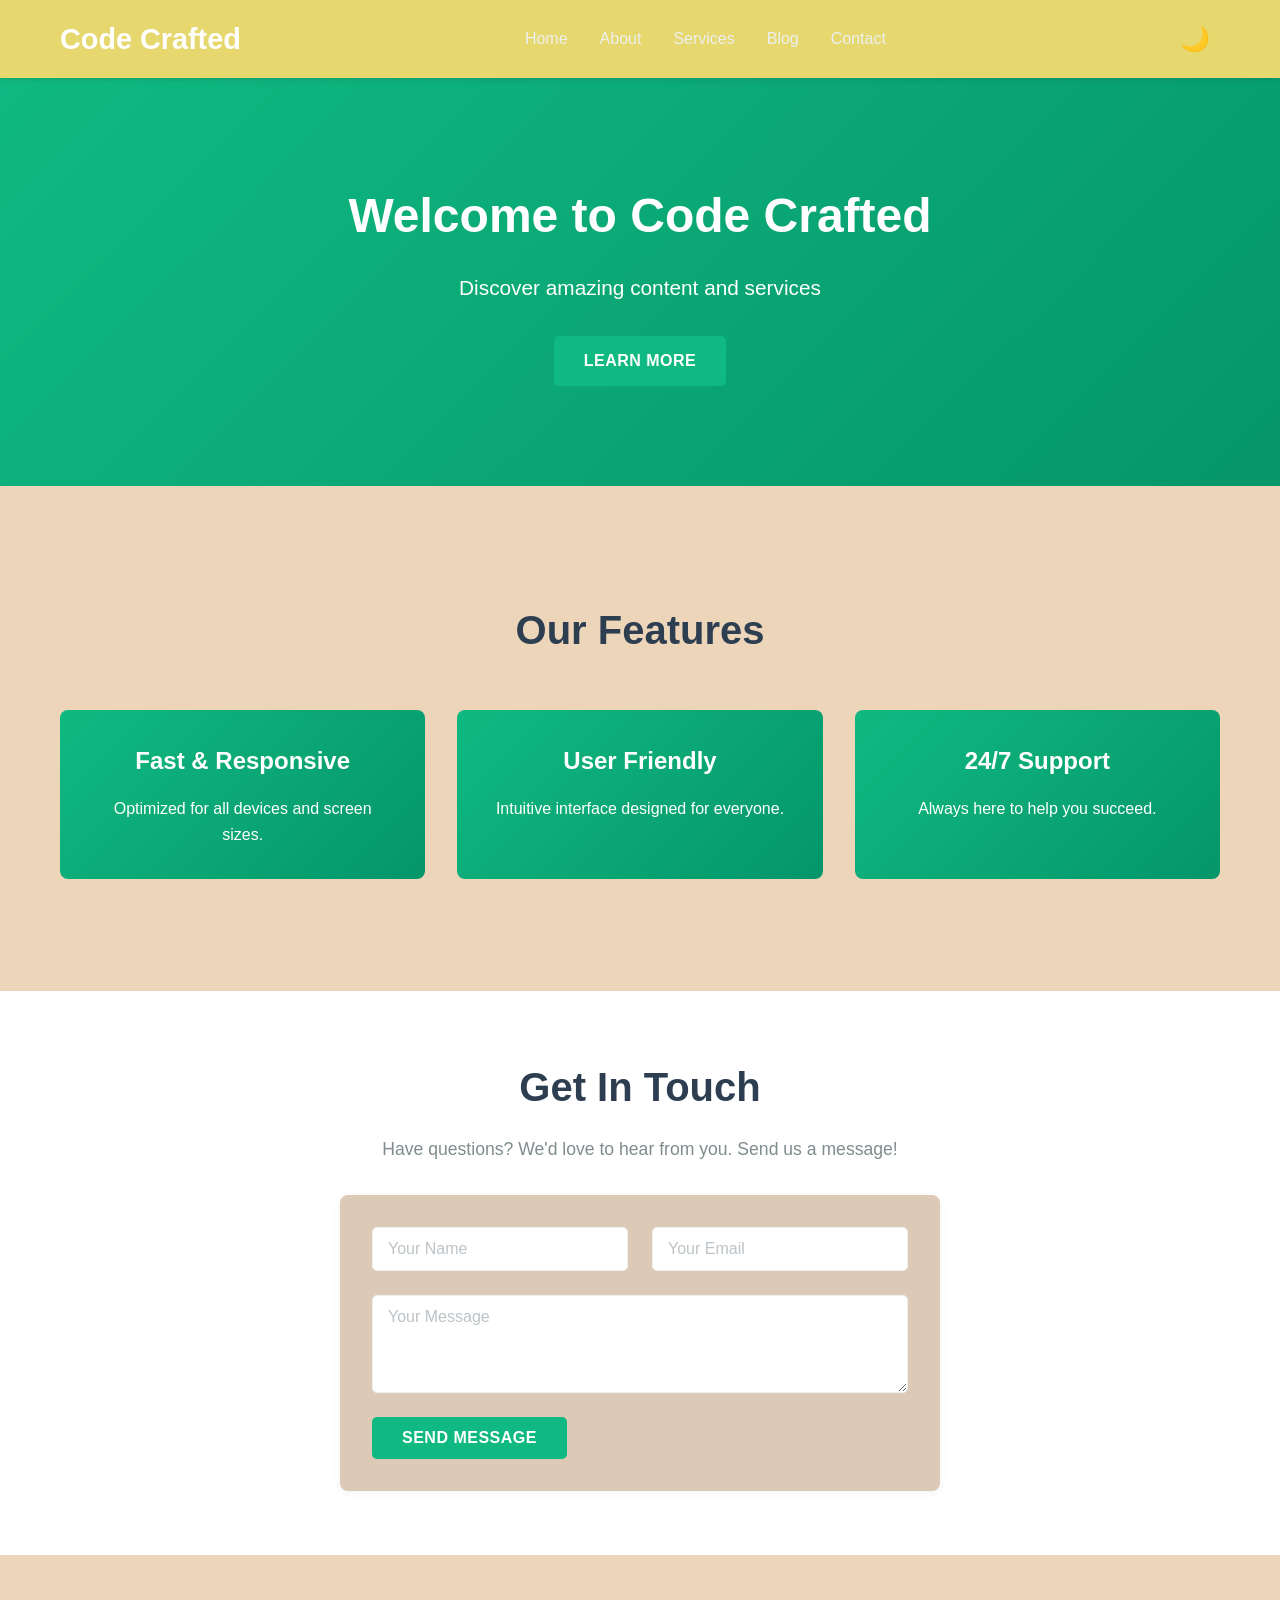
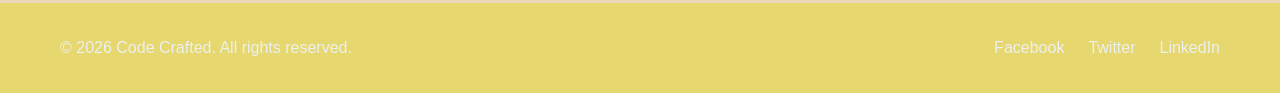
<file: index.html>
<!DOCTYPE html>
<html lang="en">
<head>
    <meta charset="UTF-8">
    <meta name="viewport" content="width=device-width, initial-scale=1.0">
    <title>Home - Code Crafted</title>
    <link rel="stylesheet" href="css/style.css">
</head>
<body>
    <nav class="navbar">
        <div class="nav-container">
            <a href="index.html" class="logo">Code Crafted</a>
            <ul class="nav-menu">
                <li><a href="index.html" class="nav-link active">Home</a></li>
                <li><a href="pages/about.html" class="nav-link">About</a></li>
                <li><a href="pages/services.html" class="nav-link">Services</a></li>
                <li><a href="pages/blog.html" class="nav-link">Blog</a></li>
                <li><a href="pages/contact.html" class="nav-link">Contact</a></li>
            </ul>
            <div class="nav-controls">
                <button id="darkModeToggle" class="dark-mode-btn" title="Toggle Dark Mode">🌙</button>
                <div class="hamburger" id="hamburger">
                    <span></span>
                    <span></span>
                    <span></span>
                </div>
            </div>
        </div>
    </nav>

    <header class="hero">
        <div class="hero-content">
            <h1>Welcome to Code Crafted</h1>
            <p>Discover amazing content and services</p>
            <a href="pages/about.html" class="btn btn-primary">Learn More</a>
        </div>
    </header>

    <section class="features">
        <div class="container">
            <h2>Our Features</h2>
            <div class="features-grid">
                <div class="feature-card">
                    <h3>Fast & Responsive</h3>
                    <p>Optimized for all devices and screen sizes.</p>
                </div>
                <div class="feature-card">
                    <h3>User Friendly</h3>
                    <p>Intuitive interface designed for everyone.</p>
                </div>
                <div class="feature-card">
                    <h3>24/7 Support</h3>
                    <p>Always here to help you succeed.</p>
                </div>
            </div>
        </div>
    </section>

    <section class="contact-section">
        <div class="container">
            <h2>Get In Touch</h2>
            <p>Have questions? We'd love to hear from you. Send us a message!</p>
            <div class="contact-form-wrapper">
                <form class="quick-contact-form" id="quickContactForm">
                    <div class="form-row">
                        <div class="form-group">
                            <input type="text" placeholder="Your Name" required>
                        </div>
                        <div class="form-group">
                            <input type="email" placeholder="Your Email" required>
                        </div>
                    </div>
                    <div class="form-group">
                        <textarea placeholder="Your Message" rows="4" required></textarea>
                    </div>
                    <button type="submit" class="btn btn-primary">Send Message</button>
                </form>
            </div>
        </div>
    </section>

    <footer class="footer">
        <div class="container">
            <p>&copy; 2026 Code Crafted. All rights reserved.</p>
            <div class="social-links">
                <a href="#" class="social-link">Facebook</a>
                <a href="#" class="social-link">Twitter</a>
                <a href="#" class="social-link">LinkedIn</a>
            </div>
        </div>
    </footer>

    <script src="js/script.js"></script>
</body>
</html>
</file>
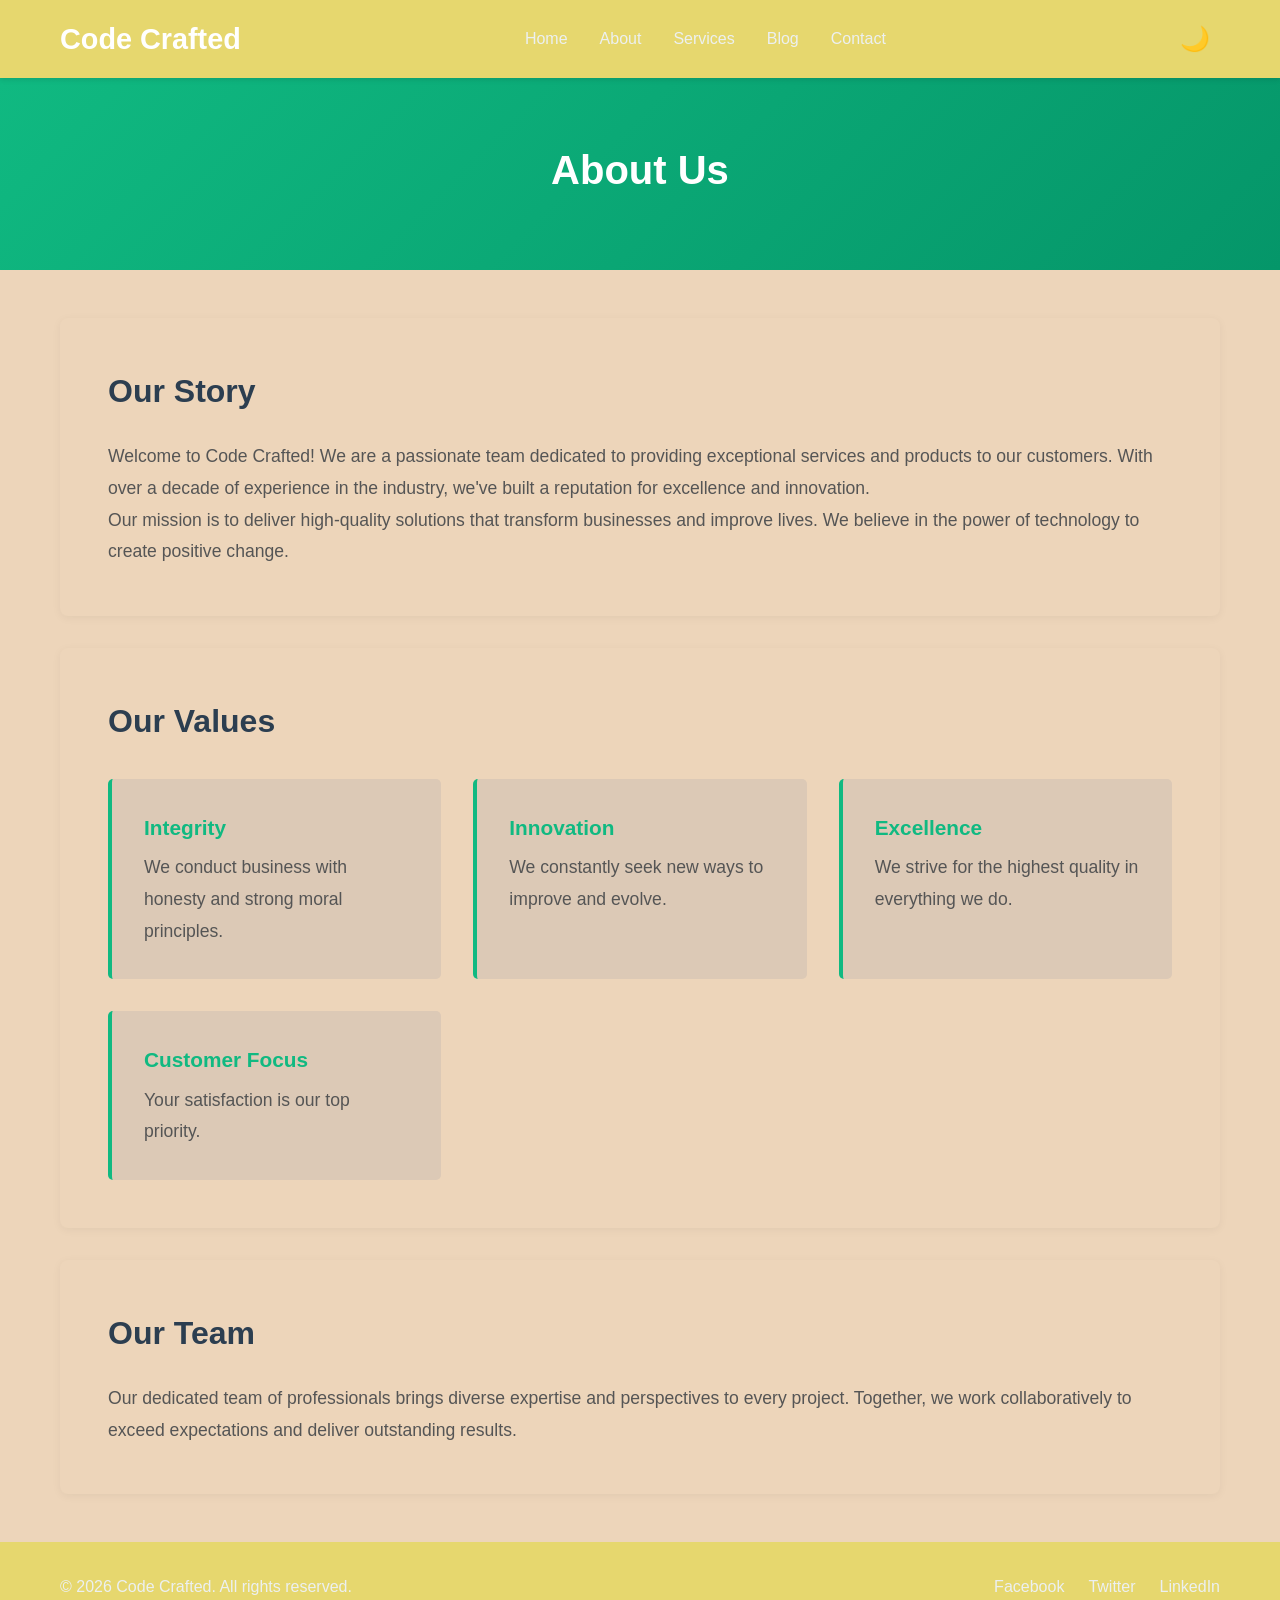
<file: pages/about.html>
<!DOCTYPE html>
<html lang="en">
<head>
    <meta charset="UTF-8">
    <meta name="viewport" content="width=device-width, initial-scale=1.0">
    <title>About Us - Code Crafted</title>
    <link rel="stylesheet" href="../css/style.css">
</head>
<body>
    <nav class="navbar">
        <div class="nav-container">
            <a href="../index.html" class="logo">Code Crafted</a>
            <ul class="nav-menu">
                <li><a href="../index.html" class="nav-link">Home</a></li>
                <li><a href="about.html" class="nav-link active">About</a></li>
                <li><a href="services.html" class="nav-link">Services</a></li>
                <li><a href="blog.html" class="nav-link">Blog</a></li>
                <li><a href="contact.html" class="nav-link">Contact</a></li>
            </ul>
            <div class="nav-controls">
                <button id="darkModeToggle" class="dark-mode-btn" title="Toggle Dark Mode">🌙</button>
                <div class="hamburger" id="hamburger">
                    <span></span>
                    <span></span>
                    <span></span>
                </div>
            </div>
        </div>
    </nav>

    <header class="page-header">
        <h1>About Us</h1>
    </header>

    <main class="container">
        <section class="about-section">
            <h2>Our Story</h2>
            <p>
                Welcome to Code Crafted! We are a passionate team dedicated to providing exceptional 
                services and products to our customers. With over a decade of experience in the industry, 
                we've built a reputation for excellence and innovation.
            </p>
            <p>
                Our mission is to deliver high-quality solutions that transform businesses and improve 
                lives. We believe in the power of technology to create positive change.
            </p>
        </section>

        <section class="about-section">
            <h2>Our Values</h2>
            <div class="values-grid">
                <div class="value-item">
                    <h3>Integrity</h3>
                    <p>We conduct business with honesty and strong moral principles.</p>
                </div>
                <div class="value-item">
                    <h3>Innovation</h3>
                    <p>We constantly seek new ways to improve and evolve.</p>
                </div>
                <div class="value-item">
                    <h3>Excellence</h3>
                    <p>We strive for the highest quality in everything we do.</p>
                </div>
                <div class="value-item">
                    <h3>Customer Focus</h3>
                    <p>Your satisfaction is our top priority.</p>
                </div>
            </div>
        </section>

        <section class="about-section">
            <h2>Our Team</h2>
            <p>
                Our dedicated team of professionals brings diverse expertise and perspectives to every project. 
                Together, we work collaboratively to exceed expectations and deliver outstanding results.
            </p>
        </section>
    </main>

    <footer class="footer">
        <div class="container">
            <p>&copy; 2026 Code Crafted. All rights reserved.</p>
            <div class="social-links">
                <a href="#" class="social-link">Facebook</a>
                <a href="#" class="social-link">Twitter</a>
                <a href="#" class="social-link">LinkedIn</a>
            </div>
        </div>
    </footer>

    <script src="../js/script.js"></script>
</body>
</html>
</file>
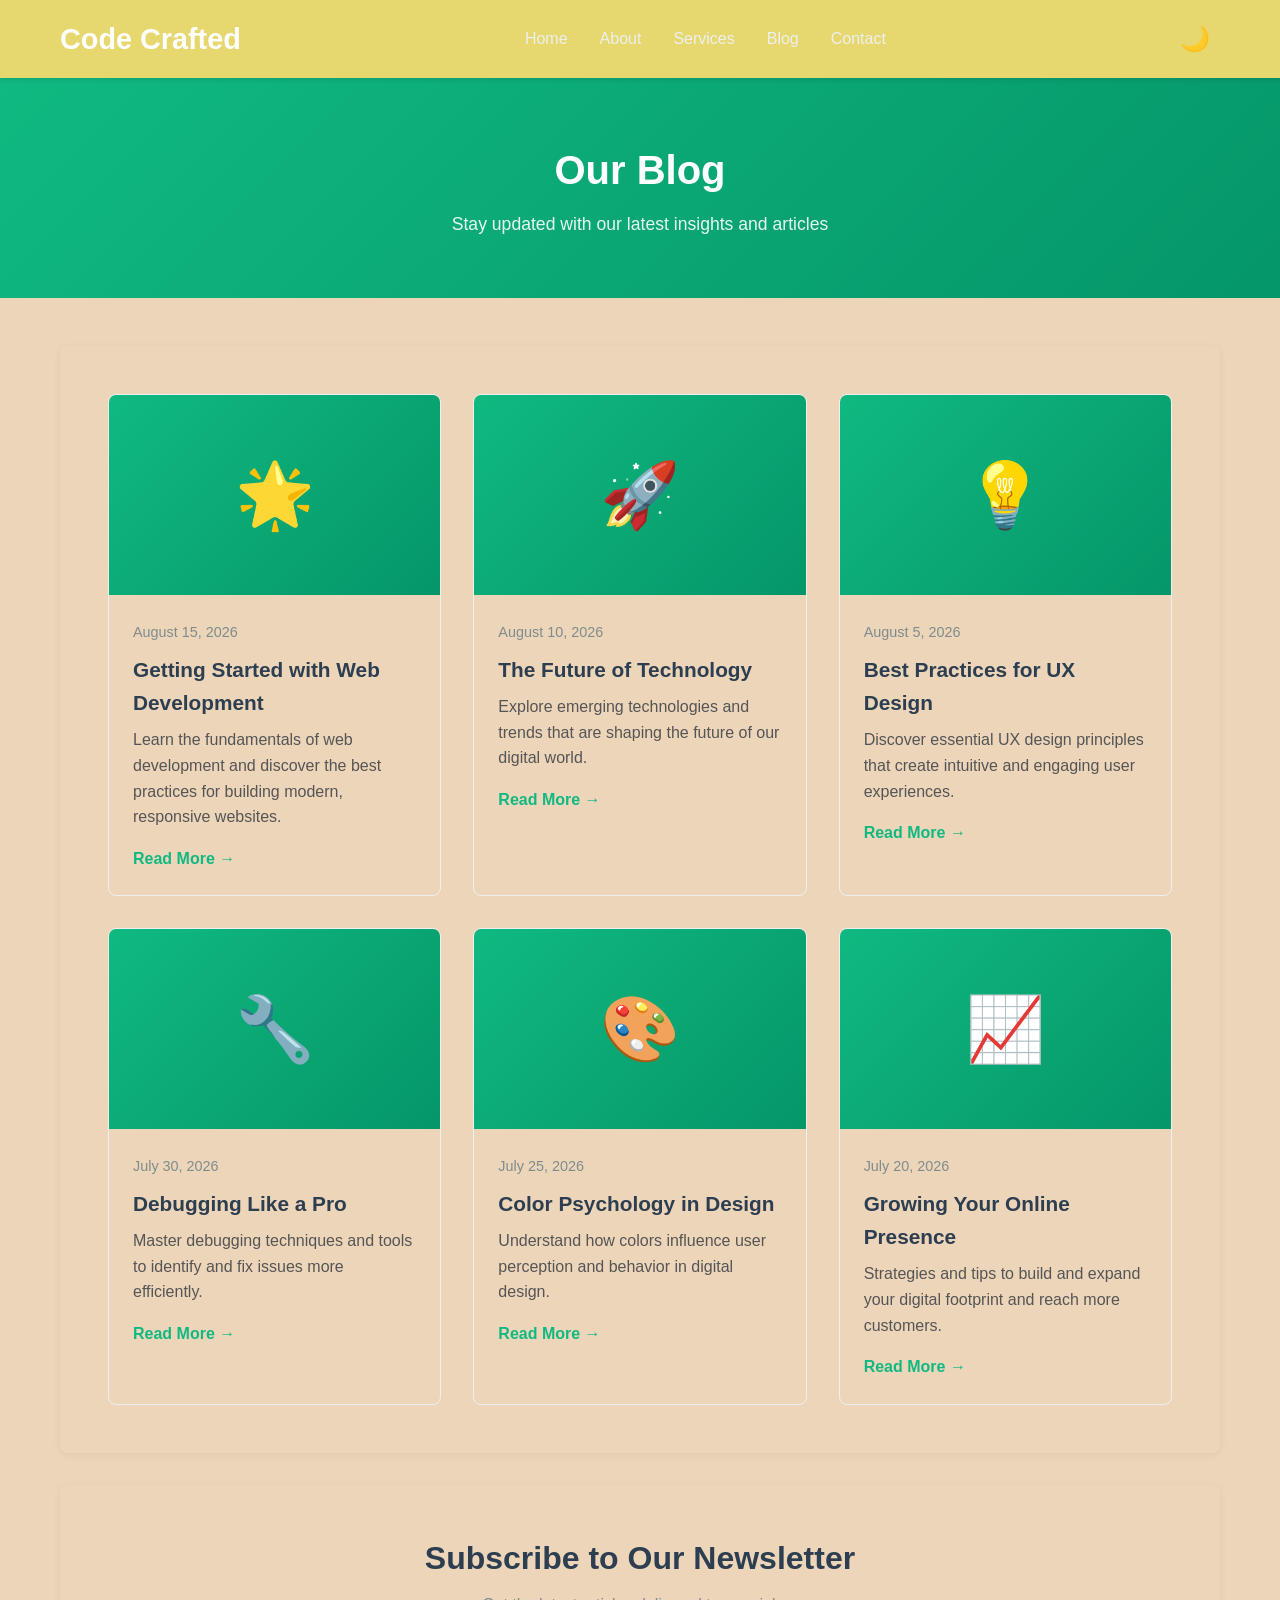
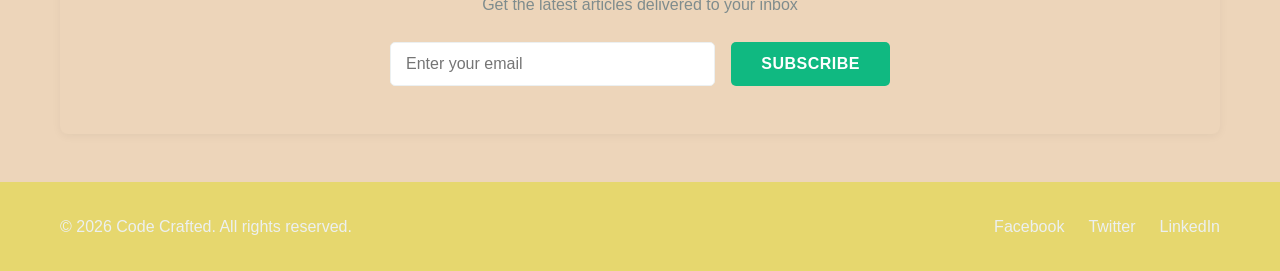
<file: pages/blog.html>
<!DOCTYPE html>
<html lang="en">
<head>
    <meta charset="UTF-8">
    <meta name="viewport" content="width=device-width, initial-scale=1.0">
    <title>Blog - Code Crafted</title>
    <link rel="stylesheet" href="../css/style.css">
</head>
<body>
    <nav class="navbar">
        <div class="nav-container">
            <a href="../index.html" class="logo">Code Crafted</a>
            <ul class="nav-menu">
                <li><a href="../index.html" class="nav-link">Home</a></li>
                <li><a href="about.html" class="nav-link">About</a></li>
                <li><a href="services.html" class="nav-link">Services</a></li>
                <li><a href="blog.html" class="nav-link active">Blog</a></li>
                <li><a href="contact.html" class="nav-link">Contact</a></li>
            </ul>
            <div class="nav-controls">
                <button id="darkModeToggle" class="dark-mode-btn" title="Toggle Dark Mode">🌙</button>
                <div class="hamburger" id="hamburger">
                    <span></span>
                    <span></span>
                    <span></span>
                </div>
            </div>
        </div>
    </nav>

    <header class="page-header">
        <h1>Our Blog</h1>
        <p>Stay updated with our latest insights and articles</p>
    </header>

    <main class="container">
        <section class="blog-section">
            <div class="blog-grid">
                <article class="blog-card">
                    <div class="blog-image">🌟</div>
                    <div class="blog-content">
                        <span class="blog-date">August 15, 2026</span>
                        <h3>Getting Started with Web Development</h3>
                        <p>
                            Learn the fundamentals of web development and discover the best practices 
                            for building modern, responsive websites.
                        </p>
                        <a href="#" class="read-more">Read More →</a>
                    </div>
                </article>

                <article class="blog-card">
                    <div class="blog-image">🚀</div>
                    <div class="blog-content">
                        <span class="blog-date">August 10, 2026</span>
                        <h3>The Future of Technology</h3>
                        <p>
                            Explore emerging technologies and trends that are shaping the future 
                            of our digital world.
                        </p>
                        <a href="#" class="read-more">Read More →</a>
                    </div>
                </article>

                <article class="blog-card">
                    <div class="blog-image">💡</div>
                    <div class="blog-content">
                        <span class="blog-date">August 5, 2026</span>
                        <h3>Best Practices for UX Design</h3>
                        <p>
                            Discover essential UX design principles that create intuitive and 
                            engaging user experiences.
                        </p>
                        <a href="#" class="read-more">Read More →</a>
                    </div>
                </article>

                <article class="blog-card">
                    <div class="blog-image">🔧</div>
                    <div class="blog-content">
                        <span class="blog-date">July 30, 2026</span>
                        <h3>Debugging Like a Pro</h3>
                        <p>
                            Master debugging techniques and tools to identify and fix issues 
                            more efficiently.
                        </p>
                        <a href="#" class="read-more">Read More →</a>
                    </div>
                </article>

                <article class="blog-card">
                    <div class="blog-image">🎨</div>
                    <div class="blog-content">
                        <span class="blog-date">July 25, 2026</span>
                        <h3>Color Psychology in Design</h3>
                        <p>
                            Understand how colors influence user perception and behavior in 
                            digital design.
                        </p>
                        <a href="#" class="read-more">Read More →</a>
                    </div>
                </article>

                <article class="blog-card">
                    <div class="blog-image">📈</div>
                    <div class="blog-content">
                        <span class="blog-date">July 20, 2026</span>
                        <h3>Growing Your Online Presence</h3>
                        <p>
                            Strategies and tips to build and expand your digital footprint 
                            and reach more customers.
                        </p>
                        <a href="#" class="read-more">Read More →</a>
                    </div>
                </article>
            </div>
        </section>

        <section class="newsletter-section">
            <h2>Subscribe to Our Newsletter</h2>
            <p>Get the latest articles delivered to your inbox</p>
            <form class="newsletter-form" id="newsletterForm">
                <input type="email" placeholder="Enter your email" required>
                <button type="submit" class="btn btn-primary">Subscribe</button>
            </form>
        </section>
    </main>

    <footer class="footer">
        <div class="container">
            <p>&copy; 2026 Code Crafted. All rights reserved.</p>
            <div class="social-links">
                <a href="#" class="social-link">Facebook</a>
                <a href="#" class="social-link">Twitter</a>
                <a href="#" class="social-link">LinkedIn</a>
            </div>
        </div>
    </footer>

    <script src="../js/script.js"></script>
</body>
</html>
</file>
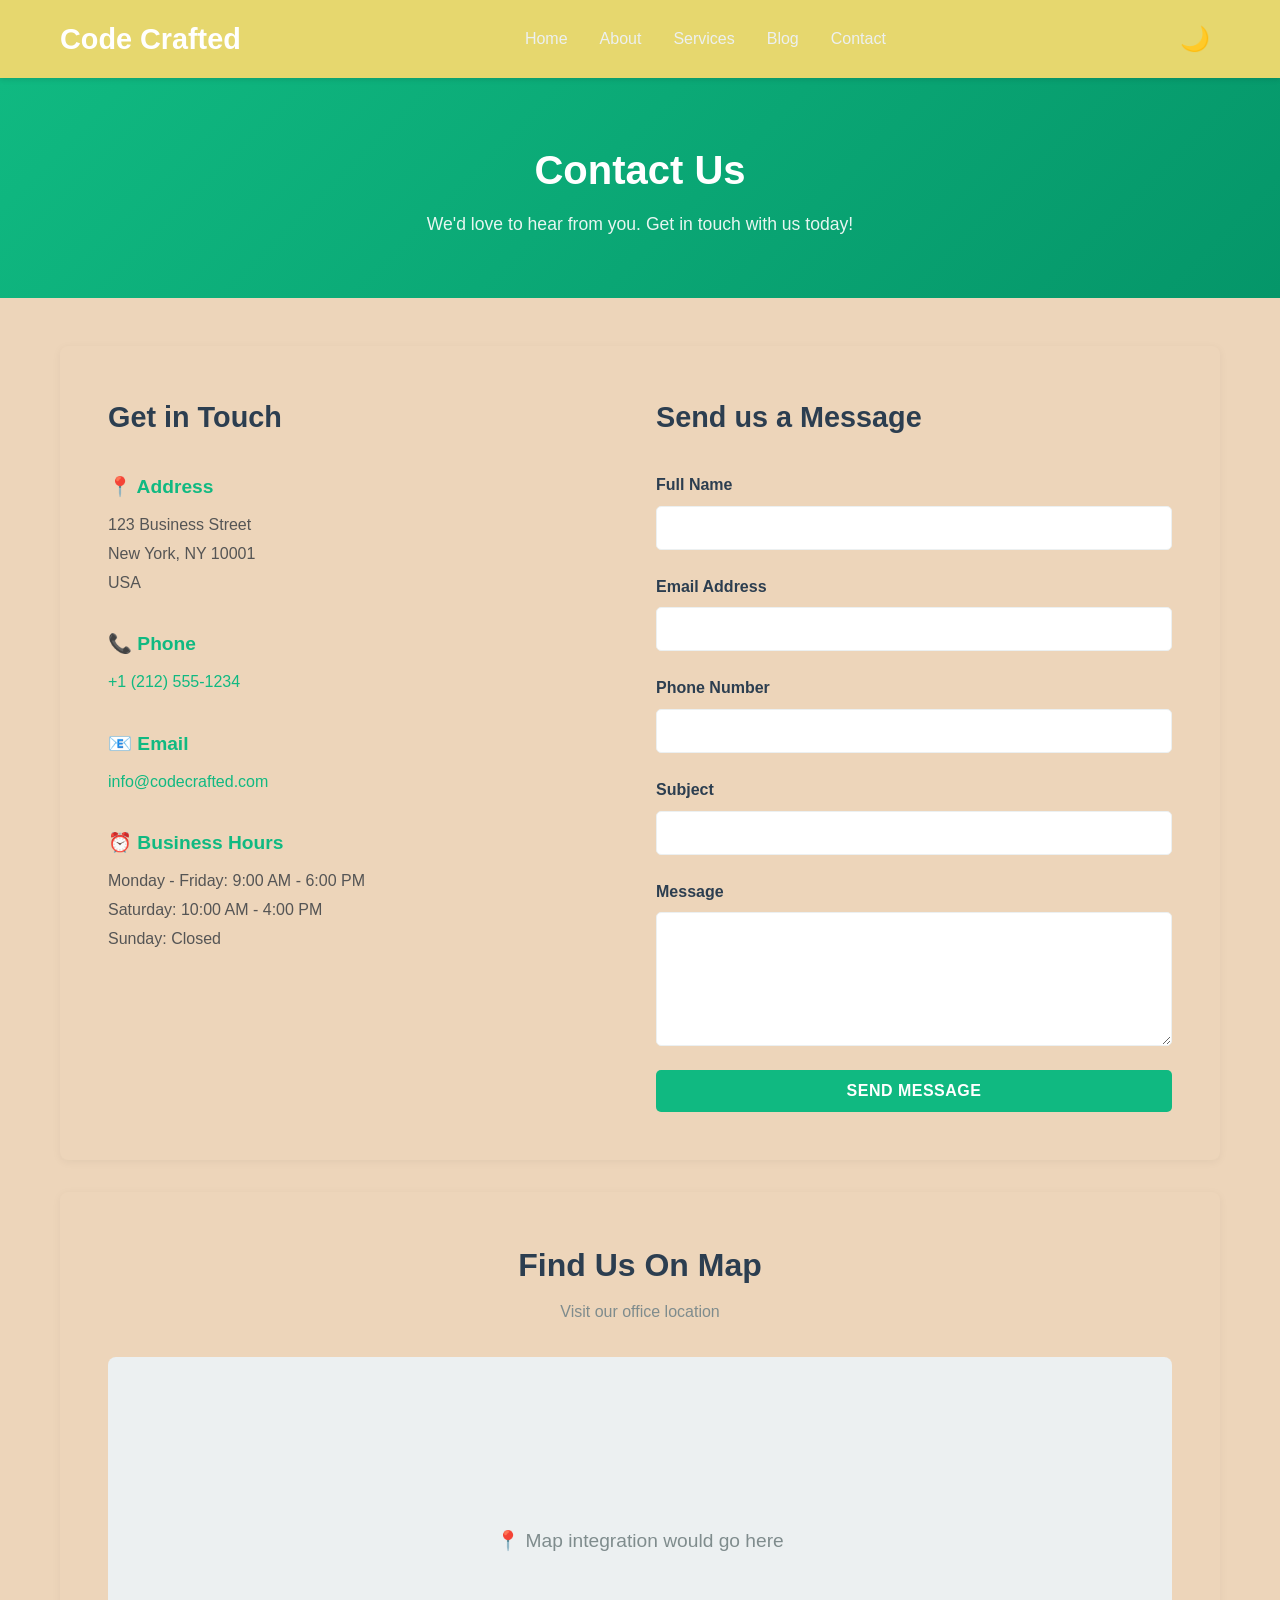
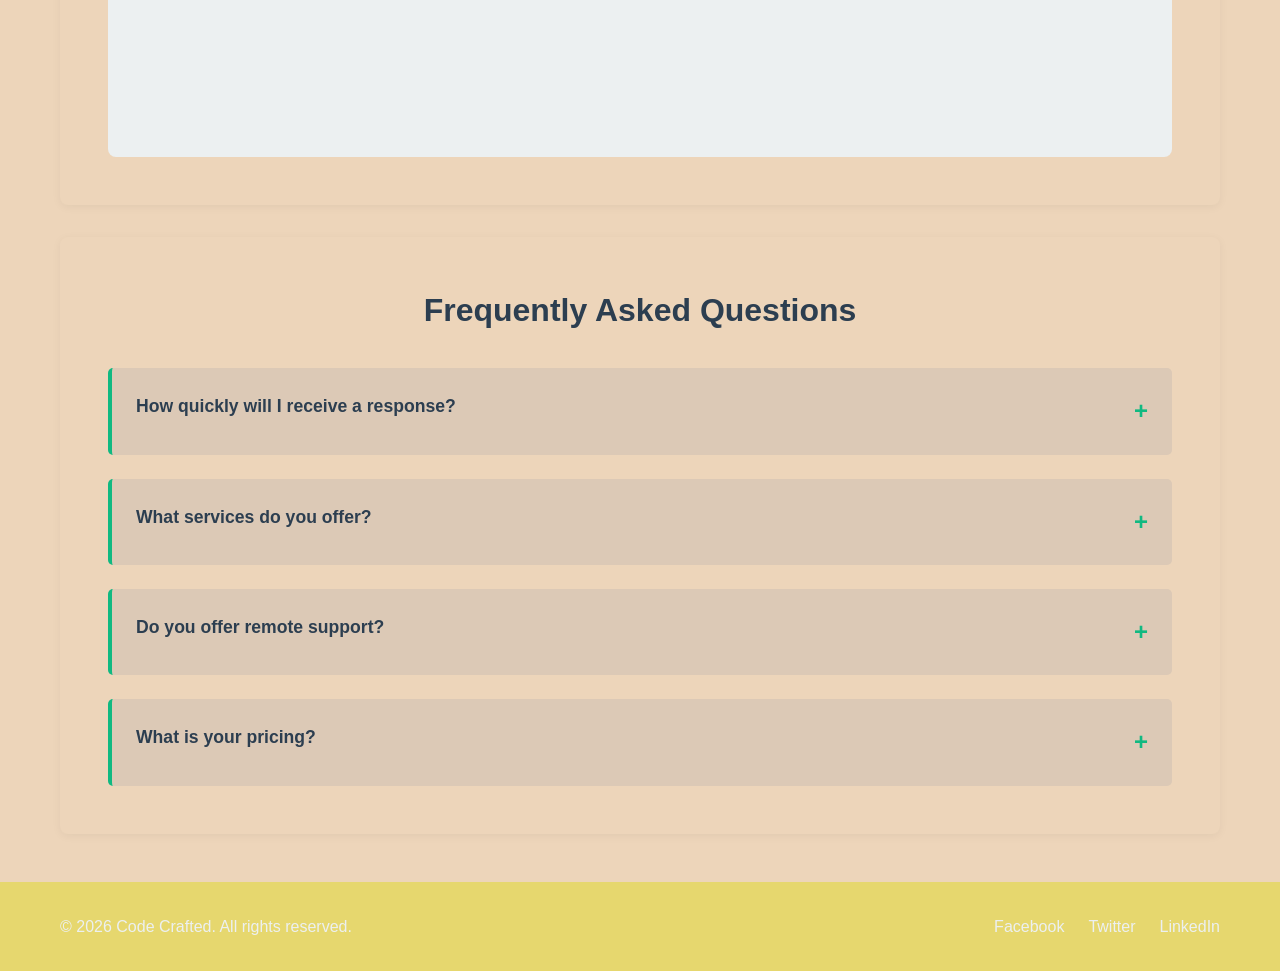
<file: pages/contact.html>
<!DOCTYPE html>
<html lang="en">
<head>
    <meta charset="UTF-8">
    <meta name="viewport" content="width=device-width, initial-scale=1.0">
    <title>Contact Us - Code Crafted</title>
    <link rel="stylesheet" href="../css/style.css">
</head>
<body>
    <nav class="navbar">
        <div class="nav-container">
            <a href="../index.html" class="logo">Code Crafted</a>
            <ul class="nav-menu">
                <li><a href="../index.html" class="nav-link">Home</a></li>
                <li><a href="about.html" class="nav-link">About</a></li>
                <li><a href="services.html" class="nav-link">Services</a></li>
                <li><a href="blog.html" class="nav-link">Blog</a></li>
                <li><a href="contact.html" class="nav-link active">Contact</a></li>
            </ul>
            <div class="nav-controls">
                <button id="darkModeToggle" class="dark-mode-btn" title="Toggle Dark Mode">🌙</button>
                <div class="hamburger" id="hamburger">
                    <span></span>
                    <span></span>
                    <span></span>
                </div>
            </div>
        </div>
    </nav>

    <header class="page-header">
        <h1>Contact Us</h1>
        <p>We'd love to hear from you. Get in touch with us today!</p>
    </header>

    <main class="container">
        <div class="contact-wrapper">
            <section class="contact-info">
                <h2>Get in Touch</h2>
                
                <div class="info-item">
                    <h3>📍 Address</h3>
                    <p>123 Business Street<br>New York, NY 10001<br>USA</p>
                </div>

                <div class="info-item">
                    <h3>📞 Phone</h3>
                    <p><a href="tel:+12125551234">+1 (212) 555-1234</a></p>
                </div>

                <div class="info-item">
                    <h3>📧 Email</h3>
                    <p><a href="mailto:info@codecrafted.com">info@codecrafted.com</a></p>
                </div>

                <div class="info-item">
                    <h3>⏰ Business Hours</h3>
                    <p>Monday - Friday: 9:00 AM - 6:00 PM<br>
                    Saturday: 10:00 AM - 4:00 PM<br>
                    Sunday: Closed</p>
                </div>
            </section>

            <section class="contact-form-section">
                <h2>Send us a Message</h2>
                <form class="contact-form" id="contactForm">
                    <div class="form-group">
                        <label for="name">Full Name</label>
                        <input type="text" id="name" name="name" required>
                    </div>

                    <div class="form-group">
                        <label for="email">Email Address</label>
                        <input type="email" id="email" name="email" required>
                    </div>

                    <div class="form-group">
                        <label for="phone">Phone Number</label>
                        <input type="tel" id="phone" name="phone">
                    </div>

                    <div class="form-group">
                        <label for="subject">Subject</label>
                        <input type="text" id="subject" name="subject" required>
                    </div>

                    <div class="form-group">
                        <label for="message">Message</label>
                        <textarea id="message" name="message" rows="6" required></textarea>
                    </div>

                    <button type="submit" class="btn btn-primary">Send Message</button>
                </form>
            </section>
        </div>

        <section class="map-section">
            <h2>Find Us On Map</h2>
            <p>Visit our office location</p>
            <div class="map-placeholder">
                <p>📍 Map integration would go here</p>
            </div>
        </section>

        <section class="faq-section">
            <h2>Frequently Asked Questions</h2>
            <div class="faq-items">
                <div class="faq-item">
                    <h3 class="faq-question">How quickly will I receive a response?</h3>
                    <p class="faq-answer">We typically respond to all inquiries within 24 business hours.</p>
                </div>

                <div class="faq-item">
                    <h3 class="faq-question">What services do you offer?</h3>
                    <p class="faq-answer">We offer web development, mobile apps, consulting, and more. Visit our <a href="services.html">Services page</a> for details.</p>
                </div>

                <div class="faq-item">
                    <h3 class="faq-question">Do you offer remote support?</h3>
                    <p class="faq-answer">Yes, we provide remote support and consultation services worldwide.</p>
                </div>

                <div class="faq-item">
                    <h3 class="faq-question">What is your pricing?</h3>
                    <p class="faq-answer">Our pricing is flexible and based on your specific needs. Contact us for a custom quote.</p>
                </div>
            </div>
        </section>
    </main>

    <footer class="footer">
        <div class="container">
            <p>&copy; 2026 Code Crafted. All rights reserved.</p>
            <div class="social-links">
                <a href="#" class="social-link">Facebook</a>
                <a href="#" class="social-link">Twitter</a>
                <a href="#" class="social-link">LinkedIn</a>
            </div>
        </div>
    </footer>

    <script src="../js/script.js"></script>
</body>
</html>
</file>
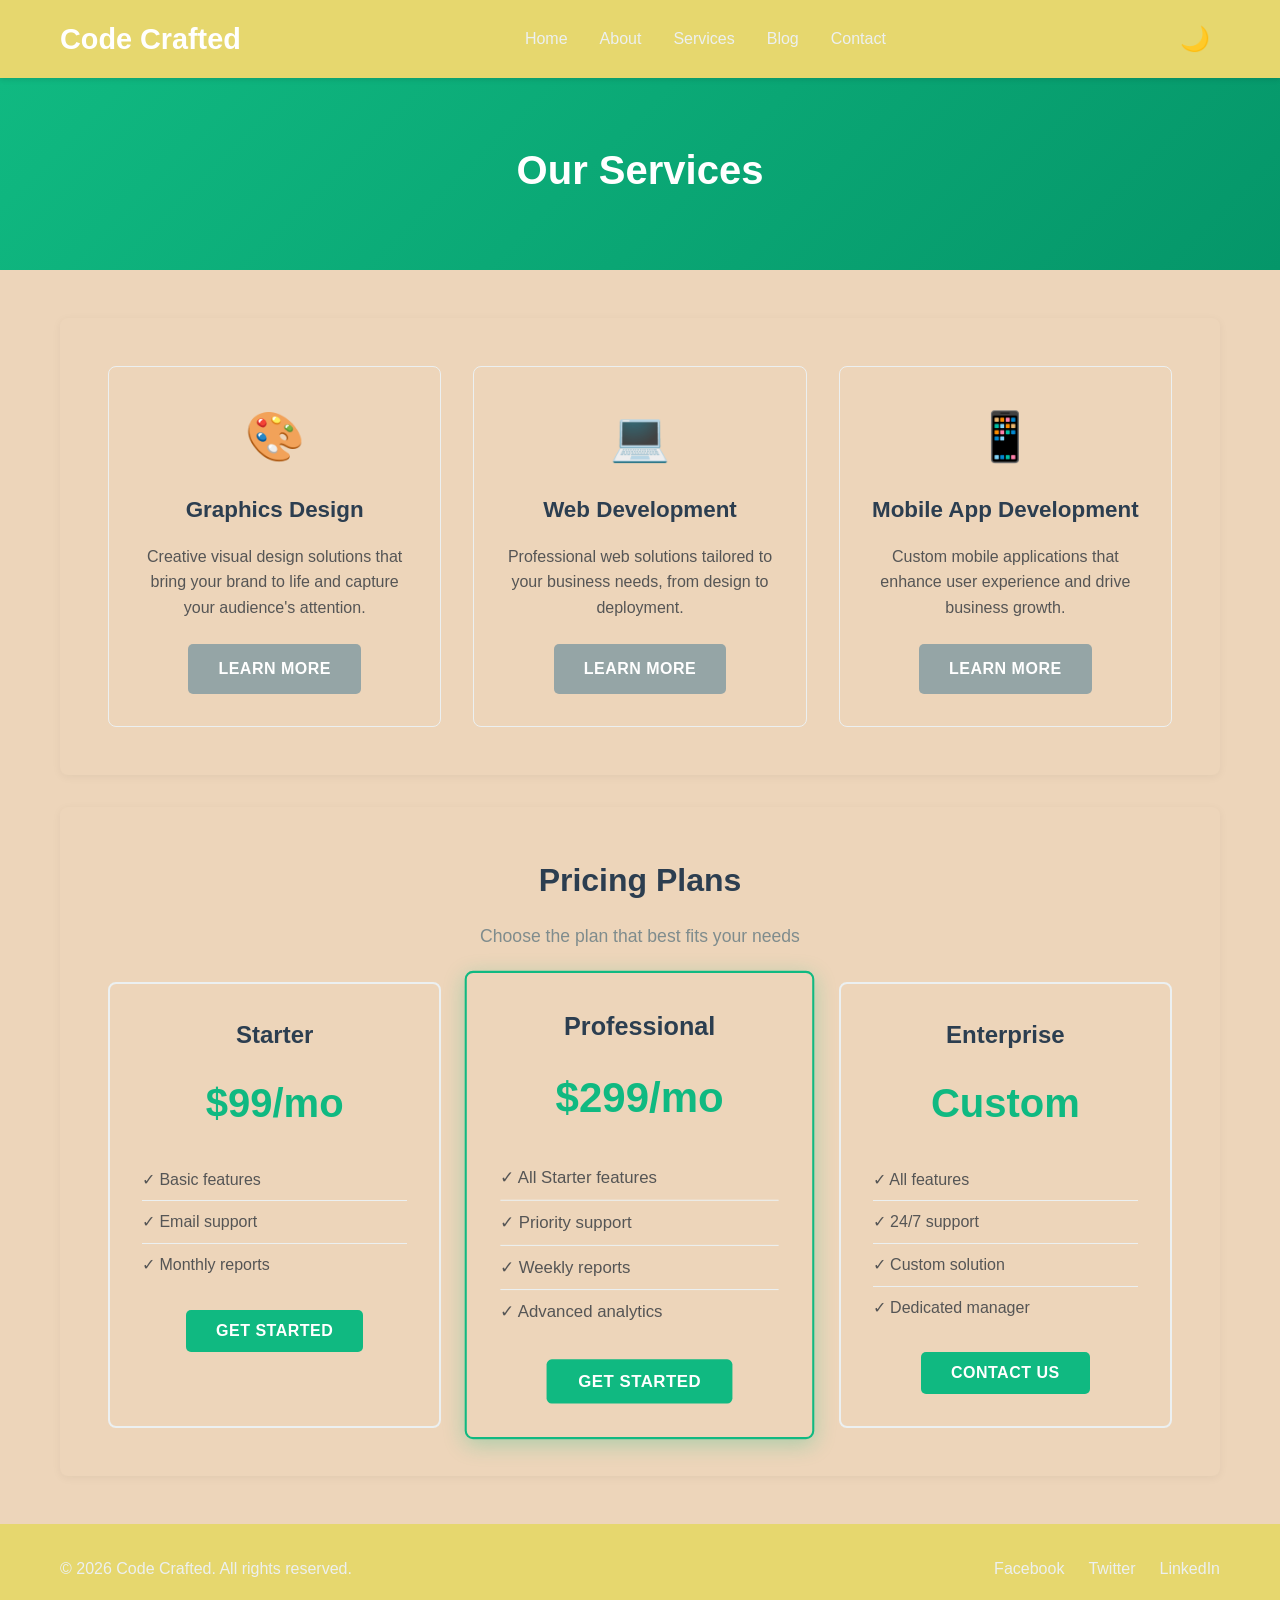
<file: pages/services.html>
<!DOCTYPE html>
<html lang="en">
<head>
    <meta charset="UTF-8">
    <meta name="viewport" content="width=device-width, initial-scale=1.0">
    <title>Services - Code Crafted</title>
    <link rel="stylesheet" href="../css/style.css">
</head>
<body>
    <nav class="navbar">
        <div class="nav-container">
            <a href="../index.html" class="logo">Code Crafted</a>
            <ul class="nav-menu">
                <li><a href="../index.html" class="nav-link">Home</a></li>
                <li><a href="about.html" class="nav-link">About</a></li>
                <li><a href="services.html" class="nav-link active">Services</a></li>
                <li><a href="blog.html" class="nav-link">Blog</a></li>
                <li><a href="contact.html" class="nav-link">Contact</a></li>
            </ul>
            <div class="nav-controls">
                <button id="darkModeToggle" class="dark-mode-btn" title="Toggle Dark Mode">🌙</button>
                <div class="hamburger" id="hamburger">
                    <span></span>
                    <span></span>
                    <span></span>
                </div>
            </div>
        </div>
    </nav>

    <header class="page-header">
        <h1>Our Services</h1>
    </header>

    <main class="container">
        <section class="services-section">
            <div class="services-grid">
                <div class="service-card">
                    <div class="service-icon">🎨</div>
                    <h3>Graphics Design</h3>
                    <p>
                        Creative visual design solutions that bring your brand to life 
                        and capture your audience's attention.
                    </p>
                    <a href="contact.html" class="btn btn-secondary">Learn More</a>
                </div>

                <div class="service-card">
                    <div class="service-icon">💻</div>
                    <h3>Web Development</h3>
                    <p>
                        Professional web solutions tailored to your business needs, 
                        from design to deployment.
                    </p>
                    <a href="contact.html" class="btn btn-secondary">Learn More</a>
                </div>

                <div class="service-card">
                    <div class="service-icon">📱</div>
                    <h3>Mobile App Development</h3>
                    <p>
                        Custom mobile applications that enhance user experience and 
                        drive business growth.
                    </p>
                    <a href="contact.html" class="btn btn-secondary">Learn More</a>
                </div>
            </div>
        </section>

        <section class="pricing-section">
            <h2>Pricing Plans</h2>
            <p>Choose the plan that best fits your needs</p>
            <div class="pricing-grid">
                <div class="pricing-card">
                    <h3>Starter</h3>
                    <p class="price">$99/mo</p>
                    <ul>
                        <li>✓ Basic features</li>
                        <li>✓ Email support</li>
                        <li>✓ Monthly reports</li>
                    </ul>
                    <button class="btn btn-primary">Get Started</button>
                </div>

                <div class="pricing-card featured">
                    <h3>Professional</h3>
                    <p class="price">$299/mo</p>
                    <ul>
                        <li>✓ All Starter features</li>
                        <li>✓ Priority support</li>
                        <li>✓ Weekly reports</li>
                        <li>✓ Advanced analytics</li>
                    </ul>
                    <button class="btn btn-primary">Get Started</button>
                </div>

                <div class="pricing-card">
                    <h3>Enterprise</h3>
                    <p class="price">Custom</p>
                    <ul>
                        <li>✓ All features</li>
                        <li>✓ 24/7 support</li>
                        <li>✓ Custom solution</li>
                        <li>✓ Dedicated manager</li>
                    </ul>
                    <button class="btn btn-primary">Contact Us</button>
                </div>
            </div>
        </section>
    </main>

    <footer class="footer">
        <div class="container">
            <p>&copy; 2026 Code Crafted. All rights reserved.</p>
            <div class="social-links">
                <a href="#" class="social-link">Facebook</a>
                <a href="#" class="social-link">Twitter</a>
                <a href="#" class="social-link">LinkedIn</a>
            </div>
        </div>
    </footer>

    <script src="../js/script.js"></script>
</body>
</html>
</file>
<file: css/style.css>
/* ==========================================
   GENERAL STYLES
   ========================================== */

* {
    margin: 0;
    padding: 0;
    box-sizing: border-box;
}

body {
    font-family: 'Segoe UI', Tahoma, Geneva, Verdana, sans-serif;
    line-height: 1.6;
    color: #333;
    background-color: #EDD5BA;
    transition: background-color 0.3s ease, color 0.3s ease;
}

/* Dark Mode Variables */
body.dark-mode {
    background-color: #1a1a1a;
    color: #e0e0e0;
}

body.dark-mode .navbar {
    background-color: #2a2a2a;
    box-shadow: 0 2px 5px rgba(0, 0, 0, 0.3);
}

body.dark-mode .nav-link {
    color: #b0b0b0;
}

body.dark-mode .nav-link:hover,
body.dark-mode .nav-link.active {
    color: #10b981;
}

body.dark-mode .hero {
    background: linear-gradient(135deg, #0d9567 0%, #044f38 100%);
}

body.dark-mode .features,
body.dark-mode .about-section,
body.dark-mode .services-section,
body.dark-mode .pricing-section,
body.dark-mode .blog-section,
body.dark-mode .contact-wrapper,
body.dark-mode .contact-section,
body.dark-mode .map-section,
body.dark-mode .faq-section,
body.dark-mode .newsletter-section {
    background-color: #242424;
}

body.dark-mode .feature-card,
body.dark-mode .service-card,
body.dark-mode .blog-card,
body.dark-mode .pricing-card,
body.dark-mode .team-member,
body.dark-mode .value-item,
body.dark-mode .faq-item {
    background-color: #333333;
    color: #e0e0e0;
    border: 1px solid #444444;
}

body.dark-mode .feature-card:hover,
body.dark-mode .service-card:hover,
body.dark-mode .blog-card:hover,
body.dark-mode .pricing-card:hover,
body.dark-mode .team-member:hover,
body.dark-mode .value-item:hover,
body.dark-mode .faq-item:hover {
    background-color: #3a3a3a;
    border-color: #555555;
}

body.dark-mode h1,
body.dark-mode h2,
body.dark-mode h3,
body.dark-mode h4,
body.dark-mode h5,
body.dark-mode h6 {
    color: #ffffff;
}

body.dark-mode input,
body.dark-mode textarea,
body.dark-mode select {
    background-color: #333333;
    color: #e0e0e0;
    border-color: #555555;
}

body.dark-mode input::placeholder,
body.dark-mode textarea::placeholder {
    color: #999999;
}

body.dark-mode .btn-primary,
body.dark-mode .btn-secondary {
    background-color: #10b981;
    color: white;
}

body.dark-mode .btn-primary:hover,
body.dark-mode .btn-secondary:hover {
    background-color: #059669;
}

body.dark-mode .faq-question {
    color: #e0e0e0;
}

body.dark-mode .faq-toggle-icon {
    color: #10b981;
}

.container {
    max-width: 1200px;
    margin: 0 auto;
    padding: 0 20px;
}

a {
    text-decoration: none;
    color: inherit;
}

/* ==========================================
   NAVIGATION
   ========================================== */

.navbar {
    background-color: #E6D76E;
    padding: 1rem 0;
    position: sticky;
    top: 0;
    z-index: 100;
    box-shadow: 0 2px 5px rgba(0, 0, 0, 0.1);
}

.nav-container {
    max-width: 1200px;
    margin: 0 auto;
    padding: 0 20px;
    display: flex;
    justify-content: space-between;
    align-items: center;
}

.logo {
    font-size: 1.8rem;
    font-weight: bold;
    color: #fff;
    transition: color 0.3s ease;
}

.logo:hover {
    color: #10b981;
}

.nav-menu {
    display: flex;
    list-style: none;
    gap: 2rem;
}

.nav-link {
    color: #ecf0f1;
    transition: color 0.3s ease;
    font-weight: 500;
}

.nav-link:hover,
.nav-link.active {
    color: #10b981;
}

.hamburger {
    display: none;
    flex-direction: column;
    cursor: pointer;
    gap: 6px;
}

.hamburger span {
    width: 25px;
    height: 3px;
    background-color: #fff;
    border-radius: 2px;
    transition: all 0.3s ease;
}

/* ==========================================
   DARK MODE TOGGLE
   ========================================== */

.nav-controls {
    display: flex;
    align-items: center;
    gap: 1rem;
}

.dark-mode-btn {
    background: none;
    border: none;
    font-size: 1.5rem;
    cursor: pointer;
    padding: 5px 10px;
    transition: transform 0.3s ease;
    display: flex;
    align-items: center;
    justify-content: center;
}

.dark-mode-btn:hover {
    transform: scale(1.2);
}

.dark-mode-btn.active {
    opacity: 0.8;
}

/* ==========================================
   HERO SECTION
   ========================================== */

.hero {
    background: linear-gradient(135deg, #10b981 0%, #059669 100%);
    color: white;
    padding: 100px 20px;
    text-align: center;
    margin-bottom: 3rem;
}

.hero-content h1 {
    font-size: 3rem;
    margin-bottom: 1rem;
    animation: slideDown 0.8s ease-out;
}

.hero-content p {
    font-size: 1.3rem;
    margin-bottom: 2rem;
    animation: slideUp 0.8s ease-out;
}

@keyframes slideDown {
    from {
        opacity: 0;
        transform: translateY(-30px);
    }
    to {
        opacity: 1;
        transform: translateY(0);
    }
}

@keyframes slideUp {
    from {
        opacity: 0;
        transform: translateY(30px);
    }
    to {
        opacity: 1;
        transform: translateY(0);
    }
}

/* ==========================================
   BUTTONS
   ========================================== */

.btn {
    display: inline-block;
    padding: 12px 30px;
    border: none;
    border-radius: 5px;
    font-size: 1rem;
    cursor: pointer;
    transition: all 0.3s ease;
    font-weight: 600;
    text-transform: uppercase;
    letter-spacing: 0.5px;
}

.btn-primary {
    background-color: #10b981;
    color: white;
}

.btn-primary:hover {
    background-color: #059669;
    transform: translateY(-2px);
    box-shadow: 0 5px 15px rgba(16, 185, 129, 0.4);
}

.btn-secondary {
    background-color: #95a5a6;
    color: white;
}

.btn-secondary:hover {
    background-color: #7f8c8d;
}

/* ==========================================
   FEATURES SECTION
   ========================================== */

.features {
    background-color: #EDD5BA;
    padding: 4rem 0;
    margin-bottom: 3rem;
}

.features h2 {
    text-align: center;
    font-size: 2.5rem;
    margin-bottom: 3rem;
    color: #2c3e50;
}

.features-grid {
    display: grid;
    grid-template-columns: repeat(auto-fit, minmax(280px, 1fr));
    gap: 2rem;
}

.feature-card {
    padding: 2rem;
    background: linear-gradient(135deg, #10b981 0%, #059669 100%);
    color: white;
    border-radius: 8px;
    text-align: center;
    transition: transform 0.3s ease, box-shadow 0.3s ease;
}

.feature-card:hover {
    transform: translateY(-10px);
    box-shadow: 0 10px 25px rgba(0, 0, 0, 0.1);
}

.feature-card h3 {
    font-size: 1.5rem;
    margin-bottom: 1rem;
}

/* ==========================================
   PAGE HEADER
   ========================================== */

.page-header {
    background: linear-gradient(135deg, #10b981 0%, #059669 100%);
    color: white;
    padding: 60px 20px;
    text-align: center;
    margin-bottom: 3rem;
}

.page-header h1 {
    font-size: 2.5rem;
    margin-bottom: 0.5rem;
}

.page-header p {
    font-size: 1.1rem;
    opacity: 0.9;
}

/* ==========================================
   ABOUT PAGE
   ========================================== */

.about-section {
    background-color: #EDD5BA;
    padding: 3rem;
    margin-bottom: 2rem;
    border-radius: 8px;
    box-shadow: 0 2px 10px rgba(0, 0, 0, 0.05);
}

.about-section h2 {
    color: #2c3e50;
    font-size: 2rem;
    margin-bottom: 1.5rem;
}

.about-section p {
    font-size: 1.1rem;
    line-height: 1.8;
    color: #555;
}

.values-grid {
    display: grid;
    grid-template-columns: repeat(auto-fit, minmax(250px, 1fr));
    gap: 2rem;
    margin-top: 2rem;
}

.value-item {
    padding: 2rem;
    background-color: #DCC9B6;
    border-left: 4px solid #10b981;
    border-radius: 5px;
}

.value-item h3 {
    color: #10b981;
    font-size: 1.3rem;
    margin-bottom: 0.5rem;
}

/* ==========================================
   SERVICES PAGE
   ========================================== */

.services-section {
    background-color: #EDD5BA;
    padding: 3rem;
    margin-bottom: 2rem;
    border-radius: 8px;
    box-shadow: 0 2px 10px rgba(0, 0, 0, 0.05);
}

.services-grid {
    display: grid;
    grid-template-columns: repeat(auto-fit, minmax(300px, 1fr));
    gap: 2rem;
}

.service-card {
    padding: 2rem;
    border: 1px solid #ecf0f1;
    border-radius: 8px;
    text-align: center;
    transition: all 0.3s ease;
}

.service-card:hover {
    transform: translateY(-5px);
    box-shadow: 0 10px 25px rgba(0, 0, 0, 0.1);
    border-color: #10b981;
}

.service-icon {
    font-size: 3rem;
    margin-bottom: 1rem;
}

.service-card h3 {
    color: #2c3e50;
    font-size: 1.4rem;
    margin-bottom: 1rem;
}

.service-card p {
    color: #555;
    margin-bottom: 1.5rem;
    line-height: 1.6;
}

/* ==========================================
   PRICING SECTION
   ========================================== */

.pricing-section {
    background-color: #EDD5BA;
    padding: 3rem;
    margin-bottom: 2rem;
    border-radius: 8px;
    box-shadow: 0 2px 10px rgba(0, 0, 0, 0.05);
    text-align: center;
}

.pricing-section h2 {
    color: #2c3e50;
    font-size: 2rem;
    margin-bottom: 1rem;
}

.pricing-section > p {
    color: #7f8c8d;
    margin-bottom: 2rem;
    font-size: 1.1rem;
}

.pricing-grid {
    display: grid;
    grid-template-columns: repeat(auto-fit, minmax(280px, 1fr));
    gap: 2rem;
    margin-top: 2rem;
}

.pricing-card {
    padding: 2rem;
    border: 2px solid #ecf0f1;
    border-radius: 8px;
    transition: all 0.3s ease;
}

.pricing-card:hover {
    transform: translateY(-10px);
    box-shadow: 0 10px 25px rgba(0, 0, 0, 0.1);
}

.pricing-card.featured {
    border-color: #10b981;
    transform: scale(1.05);
    box-shadow: 0 5px 20px rgba(16, 185, 129, 0.3);
}

.pricing-card h3 {
    color: #2c3e50;
    font-size: 1.5rem;
    margin-bottom: 1rem;
}

.price {
    font-size: 2.5rem;
    color: #10b981;
    font-weight: bold;
    margin: 1rem 0;
}

.pricing-card ul {
    list-style: none;
    text-align: left;
    margin: 1.5rem 0;
}

.pricing-card li {
    padding: 0.5rem 0;
    color: #555;
    border-bottom: 1px solid #ecf0f1;
}

.pricing-card li:last-child {
    border-bottom: none;
}

/* ==========================================
   BLOG PAGE
   ========================================== */

.blog-section {
    background-color: #EDD5BA;
    padding: 3rem;
    margin-bottom: 2rem;
    border-radius: 8px;
    box-shadow: 0 2px 10px rgba(0, 0, 0, 0.05);
}

.blog-grid {
    display: grid;
    grid-template-columns: repeat(auto-fit, minmax(320px, 1fr));
    gap: 2rem;
}

.blog-card {
    border: 1px solid #ecf0f1;
    border-radius: 8px;
    overflow: hidden;
    transition: all 0.3s ease;
}

.blog-card:hover {
    transform: translateY(-5px);
    box-shadow: 0 10px 25px rgba(0, 0, 0, 0.1);
}

.blog-image {
    width: 100%;
    height: 200px;
    background: linear-gradient(135deg, #10b981 0%, #059669 100%);
    display: flex;
    align-items: center;
    justify-content: center;
    font-size: 4rem;
}

.blog-content {
    padding: 1.5rem;
}

.blog-date {
    color: #7f8c8d;
    font-size: 0.9rem;
}

.blog-card h3 {
    color: #2c3e50;
    font-size: 1.3rem;
    margin: 0.5rem 0;
}

.blog-card p {
    color: #555;
    line-height: 1.6;
    margin-bottom: 1rem;
}

.read-more {
    color: #10b981;
    font-weight: 600;
    transition: color 0.3s ease;
}

.read-more:hover {
    color: #059669;
}

/* ==========================================
   NEWSLETTER SECTION
   ========================================== */

.newsletter-section {
    background-color: #EDD5BA;
    padding: 3rem;
    margin-bottom: 2rem;
    border-radius: 8px;
    box-shadow: 0 2px 10px rgba(0, 0, 0, 0.05);
    text-align: center;
}

.newsletter-section h2 {
    color: #2c3e50;
    font-size: 2rem;
    margin-bottom: 0.5rem;
}

.newsletter-section p {
    color: #7f8c8d;
    margin-bottom: 1.5rem;
}

.newsletter-form {
    display: flex;
    gap: 1rem;
    max-width: 500px;
    margin: 0 auto;
    flex-wrap: wrap;
    justify-content: center;
}

.newsletter-form input {
    flex: 1;
    min-width: 200px;
    padding: 12px 15px;
    border: 1px solid #ecf0f1;
    border-radius: 5px;
    font-size: 1rem;
}

.newsletter-form input:focus {
    outline: none;
    border-color: #10b981;
    box-shadow: 0 0 5px rgba(16, 185, 129, 0.3);
}

/* ==========================================
   CONTACT PAGE
   ========================================== */

.contact-wrapper {
    display: grid;
    grid-template-columns: repeat(auto-fit, minmax(350px, 1fr));
    gap: 2rem;
    background-color: #EDD5BA;
    padding: 3rem;
    border-radius: 8px;
    box-shadow: 0 2px 10px rgba(0, 0, 0, 0.05);
    margin-bottom: 2rem;
}

.contact-info h2,
.contact-form-section h2 {
    color: #2c3e50;
    font-size: 1.8rem;
    margin-bottom: 2rem;
}

.info-item {
    margin-bottom: 2rem;
}

.info-item h3 {
    color: #10b981;
    font-size: 1.2rem;
    margin-bottom: 0.5rem;
}

.info-item p {
    color: #555;
    line-height: 1.8;
}

.info-item a {
    color: #10b981;
    transition: color 0.3s ease;
}

.info-item a:hover {
    color: #059669;
}

.contact-form {
    display: flex;
    flex-direction: column;
    gap: 1.5rem;
}

.form-group {
    display: flex;
    flex-direction: column;
}

.form-group label {
    margin-bottom: 0.5rem;
    color: #2c3e50;
    font-weight: 600;
}

.form-group input,
.form-group textarea {
    padding: 12px;
    border: 1px solid #ecf0f1;
    border-radius: 5px;
    font-size: 1rem;
    font-family: inherit;
    transition: all 0.3s ease;
}

.form-group input:focus,
.form-group textarea:focus {
    outline: none;
    border-color: #10b981;
    box-shadow: 0 0 8px rgba(16, 185, 129, 0.2);
}

.map-section {
    background-color: #EDD5BA;
    padding: 3rem;
    border-radius: 8px;
    box-shadow: 0 2px 10px rgba(0, 0, 0, 0.05);
    margin-bottom: 2rem;
    text-align: center;
}

.map-section h2 {
    color: #2c3e50;
    font-size: 2rem;
    margin-bottom: 0.5rem;
}

.map-section p {
    color: #7f8c8d;
    margin-bottom: 2rem;
}

.map-placeholder {
    width: 100%;
    height: 400px;
    background-color: #ecf0f1;
    border-radius: 8px;
    display: flex;
    align-items: center;
    justify-content: center;
    color: #7f8c8d;
    font-size: 1.2rem;
}

/* ==========================================
   FAQ SECTION
   ========================================== */

.faq-section {
    background-color: #EDD5BA;
    padding: 3rem;
    border-radius: 8px;
    box-shadow: 0 2px 10px rgba(0, 0, 0, 0.05);
    margin-bottom: 2rem;
}

.faq-section h2 {
    color: #2c3e50;
    font-size: 2rem;
    margin-bottom: 2rem;
    text-align: center;
}

.faq-items {
    display: grid;
    gap: 1.5rem;
}

.faq-item {
    padding: 1.5rem;
    border-left: 4px solid #10b981;
    background-color: #DCC9B6;
    border-radius: 5px;
    cursor: pointer;
    transition: all 0.3s ease;
}

.faq-item:hover {
    background-color: #ecf0f1;
    transform: translateX(5px);
}

.faq-question {
    color: #2c3e50;
    font-size: 1.1rem;
    margin-bottom: 0.5rem;
}

.faq-answer {
    color: #555;
    line-height: 1.6;
}

.faq-answer a {
    color: #10b981;
    font-weight: 600;
}

.faq-answer a:hover {
    text-decoration: underline;
}

/* ==========================================
   FOOTER
   ========================================== */

.footer {
    background-color: #E6D76E;
    color: #ecf0f1;
    padding: 2rem 0;
    margin-top: 3rem;
}

.footer .container {
    display: flex;
    justify-content: space-between;
    align-items: center;
    flex-wrap: wrap;
    gap: 1.5rem;
}

.footer p {
    margin: 0;
}

.social-links {
    display: flex;
    gap: 1.5rem;
}

.social-link {
    color: #ecf0f1;
    transition: color 0.3s ease;
}

.social-link:hover {
    color: #10b981;
}

/* ==========================================
   CONTACT SECTION (HOME PAGE)
   ========================================== */

.contact-section {
    background-color: white;
    padding: 4rem 0;
    margin-bottom: 3rem;
}

.contact-section h2 {
    text-align: center;
    font-size: 2.5rem;
    color: #2c3e50;
    margin-bottom: 1rem;
}

.contact-section > .container > p {
    text-align: center;
    color: #7f8c8d;
    font-size: 1.1rem;
    margin-bottom: 2rem;
}

.contact-form-wrapper {
    max-width: 600px;
    margin: 0 auto;
    background-color: #DCC9B6;
    padding: 2rem;
    border-radius: 8px;
    box-shadow: 0 2px 10px rgba(0, 0, 0, 0.05);
}

.quick-contact-form {
    display: flex;
    flex-direction: column;
    gap: 1.5rem;
}

.form-row {
    display: grid;
    grid-template-columns: repeat(auto-fit, minmax(200px, 1fr));
    gap: 1.5rem;
}

.form-group {
    display: flex;
    flex-direction: column;
}

.form-group input,
.form-group textarea {
    padding: 12px 15px;
    border: 1px solid #ecf0f1;
    border-radius: 5px;
    font-size: 1rem;
    font-family: inherit;
    transition: all 0.3s ease;
}

.form-group input::placeholder,
.form-group textarea::placeholder {
    color: #bdc3c7;
}

.form-group input:focus,
.form-group textarea:focus {
    outline: none;
    border-color: #10b981;
    box-shadow: 0 0 8px rgba(16, 185, 129, 0.2);
    background-color: white;
}

.quick-contact-form .btn {
    align-self: flex-start;
    min-width: 150px;
}

/* ==========================================
   RESPONSIVE DESIGN
   ========================================== */

@media (max-width: 768px) {
    .nav-menu {
        display: none;
        position: absolute;
        top: 70px;
        right: 20px;
        flex-direction: column;
        background-color: #E6D76E;
        padding: 1rem;
        gap: 1rem;
        border-radius: 5px;
        min-width: 200px;
    }

    .nav-menu.active {
        display: flex;
    }

    .hamburger {
        display: flex;
    }

    .hamburger.active span:nth-child(1) {
        transform: rotate(45deg) translate(10px, 10px);
    }

    .hamburger.active span:nth-child(2) {
        opacity: 0;
    }

    .hamburger.active span:nth-child(3) {
        transform: rotate(-45deg) translate(7px, -7px);
    }

    .nav-controls {
        gap: 0.5rem;
    }

    .dark-mode-btn {
        font-size: 1.2rem;
        padding: 5px 8px;
    }

    .hero-content h1 {
        font-size: 2rem;
    }

    .hero-content p {
        font-size: 1rem;
    }

    .features h2,
    .pricing-section h2,
    .blog-section h2,
    .faq-section h2 {
        font-size: 1.8rem;
    }

    .pricing-card.featured {
        transform: scale(1);
    }

    .newsletter-form {
        flex-direction: column;
    }

    .newsletter-form input {
        width: 100%;
    }

    .footer .container {
        flex-direction: column;
        text-align: center;
    }

    .contact-wrapper {
        grid-template-columns: 1fr;
    }

    .page-header h1 {
        font-size: 2rem;
    }

    .contact-section h2 {
        font-size: 1.8rem;
    }

    .form-row {
        grid-template-columns: 1fr;
    }
}

@media (max-width: 480px) {
    .hero-content h1 {
        font-size: 1.5rem;
    }

    .page-header h1 {
        font-size: 1.5rem;
    }

    .btn {
        padding: 10px 20px;
        font-size: 0.9rem;
    }

    .hero {
        padding: 50px 20px;
    }

    .features,
    .about-section,
    .services-section,
    .pricing-section,
    .blog-section,
    .contact-wrapper,
    .contact-section,
    .map-section,
    .faq-section,
    .newsletter-section {
        padding: 1.5rem;
    }

    /* Dark Mode Mobile Styles */
    body.dark-mode .nav-menu {
        background-color: #2a2a2a;
    }

    body.dark-mode .nav-menu.active {
        display: flex;
    }
}
</file>
